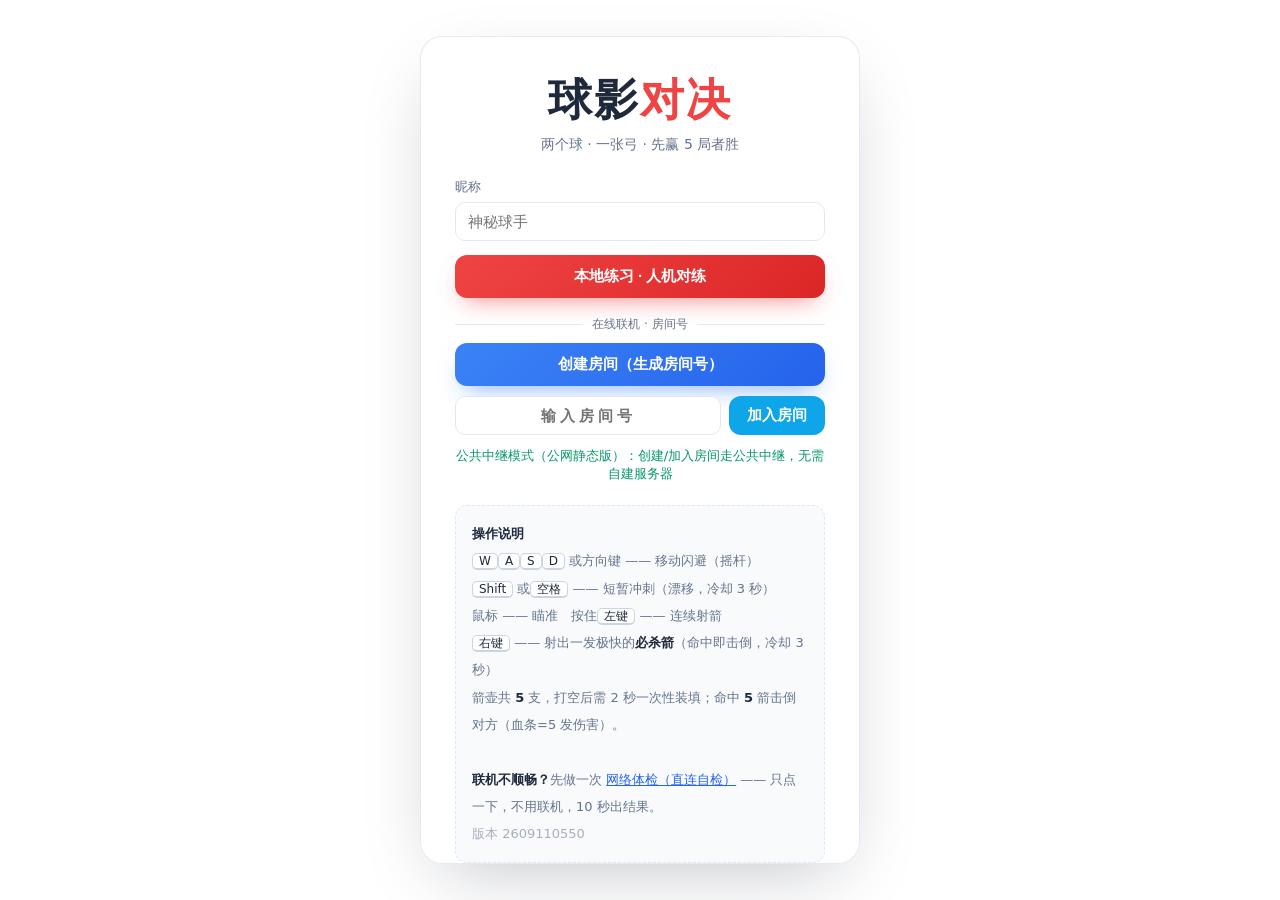
<file: index.html>
<!DOCTYPE html>
<html lang="zh-CN">
<head>
  <meta charset="UTF-8" />
  <meta name="viewport" content="width=device-width, initial-scale=1.0" />
  <title>球影对决 - 双人弓箭对决</title>
  <link rel="stylesheet" href="style.css?v=2609110550" />
  <link rel="icon" href="data:image/svg+xml,<svg xmlns='http://www.w3.org/2000/svg' viewBox='0 0 100 100'><circle cx='50' cy='50' r='42' fill='%23ef4444'/><circle cx='34' cy='38' r='7' fill='white'/><circle cx='36' cy='39' r='3.5' fill='%231e293b'/><circle cx='66' cy='38' r='7' fill='white'/><circle cx='64' cy='39' r='3.5' fill='%231e293b'/></svg>" />
</head>
<body>
  <canvas id="game"></canvas>

  <!-- ============ 游戏内 HUD ============ -->
  <div id="hud" class="hidden">
    <div class="score" id="scoreEl">
      <span class="red" id="scoreRed">0</span>
      <span class="colon">:</span>
      <span class="blue" id="scoreBlue">0</span>
      <span class="round" id="roundEl"></span>
    </div>

    <div class="pcard left" id="pcard0">
      <div class="pmeta"><span class="dot"></span><span class="pname" id="pname0"></span></div>
      <div class="hpbar"><div class="hpfill" id="hpfill0"></div></div>
      <div class="quiver" id="quiver0"></div>
      <div class="statusline"><span class="boosttag" id="boost0"></span><span class="snipetag" id="snipe0"></span></div>
    </div>
    <div class="pcard right" id="pcard1">
      <div class="pmeta"><span class="dot"></span><span class="pname" id="pname1"></span></div>
      <div class="hpbar"><div class="hpfill" id="hpfill1"></div></div>
      <div class="quiver" id="quiver1"></div>
      <div class="statusline"><span class="snipetag" id="snipe1"></span><span class="boosttag" id="boost1"></span></div>
    </div>

    <button id="btnQuit" class="topbtn quit" title="离开对局">退出</button>
    <button id="btnSnd" class="topbtn snd" title="开关音效">音效</button>
    <div class="aimTip">WASD 移动 · Shift 冲刺 · 鼠标瞄准 · 左键射箭 · 右键必杀</div>
    <!-- 网络状态：把"卡不卡"变成能看的数字（抖动越小越顺） -->
    <div class="netStat" id="netStat"></div>
  </div>

  <!-- ============ 中央提示 ============ -->
  <div id="centerWrap">
    <div id="countdown" class="big hidden"></div>
    <div id="banner" class="banner hidden"></div>
    <div id="toast" class="toast hidden"></div>
  </div>

  <!-- ============ 主菜单 ============ -->
  <div id="menu" class="screen">
    <div class="panel">
      <h1>球影<span class="hl">对决</span></h1>
      <p class="sub">两个球 · 一张弓 · 先赢 5 局者胜</p>

      <div class="field-row">
        <label class="field"><span>昵称</span><input id="nameIn" maxlength="10" placeholder="神秘球手" /></label>
      </div>

      <button id="btnPractice" class="primary">本地练习 · 人机对练</button>

      <div class="divider"><span>在线联机 · 房间号</span></div>

      <button id="btnCreate" class="accent">创建房间（生成房间号）</button>
      <div class="joinRow">
        <input id="roomIn" maxlength="5" placeholder="输入房间号" autocapitalize="characters" autocomplete="off" />
        <button id="btnJoin">加入房间</button>
      </div>

      <div id="netTip" class="netTip"></div>

      <div class="help">
        <b>操作说明</b><br />
        <kbd>W</kbd><kbd>A</kbd><kbd>S</kbd><kbd>D</kbd> 或方向键 —— 移动闪避（摇杆）<br />
        <kbd>Shift</kbd> 或<kbd>空格</kbd> —— 短暂冲刺（漂移，冷却 3 秒）<br />
        鼠标 —— 瞄准　按住<kbd>左键</kbd> —— 连续射箭<br />
        <kbd>右键</kbd> —— 射出一发极快的<b>必杀箭</b>（命中即击倒，冷却 3 秒）<br />
        箭壶共 <b>5</b> 支，打空后需 2 秒一次性装填；命中 <b>5</b> 箭击倒对方（血条=5 发伤害）。
        <br /><br /><b>联机不顺畅？</b>先做一次
        <a href="net-check.html" target="_blank" style="color:#2563eb;text-decoration:underline">网络体检（直连自检）</a>
        —— 只点一下，不用联机，10 秒出结果。
      </div>
    </div>
  </div>

  <!-- ============ 房间大厅（创建/加入后） ============ -->
  <div id="lobby" class="screen hidden">
    <div class="panel wide">
      <div class="roomHead">
        <div>
          <h2>房间号</h2>
          <div class="roomCode" id="roomCode">-----</div>
        </div>
        <button id="btnCopyLink" class="secondary">复制邀请链接</button>
      </div>
      <div id="roster" class="roster"></div>
      <div id="lobbyHint" class="lobbyHint">把房间号或链接发给朋友，两位到齐并准备后即可开战。</div>
      <button id="btnReady" class="primary btnlg">准备</button>
      <button id="btnLeaveLobby" class="ghost">返回菜单</button>
    </div>
  </div>

  <script src="engine.js?v=2609110550"></script>
  <script src="render.js?v=2609110550"></script>
  <!-- 公共中继联机：mqtt.js 已放到本站同源目录。
       之前用的是国外 CDN（cdnjs），国内经常卡住/连不上，
       而它是阻塞脚本，会连带让 net-mqtt.js / game.js 都加载不了 → 页面按钮全失效。 -->
  <script src="mqtt.min.js?v=2609110550"></script>
  <!-- 浏览器直连（WebRTC 点对点）：两人之间直接传数据，不经过任何服务器 -->
  <script src="net-p2p.js?v=2609110550"></script>
  <script src="net-mqtt.js?v=2609110550"></script>
  <script src="game.js?v=2609110550"></script>
</body>
</html>
</file>
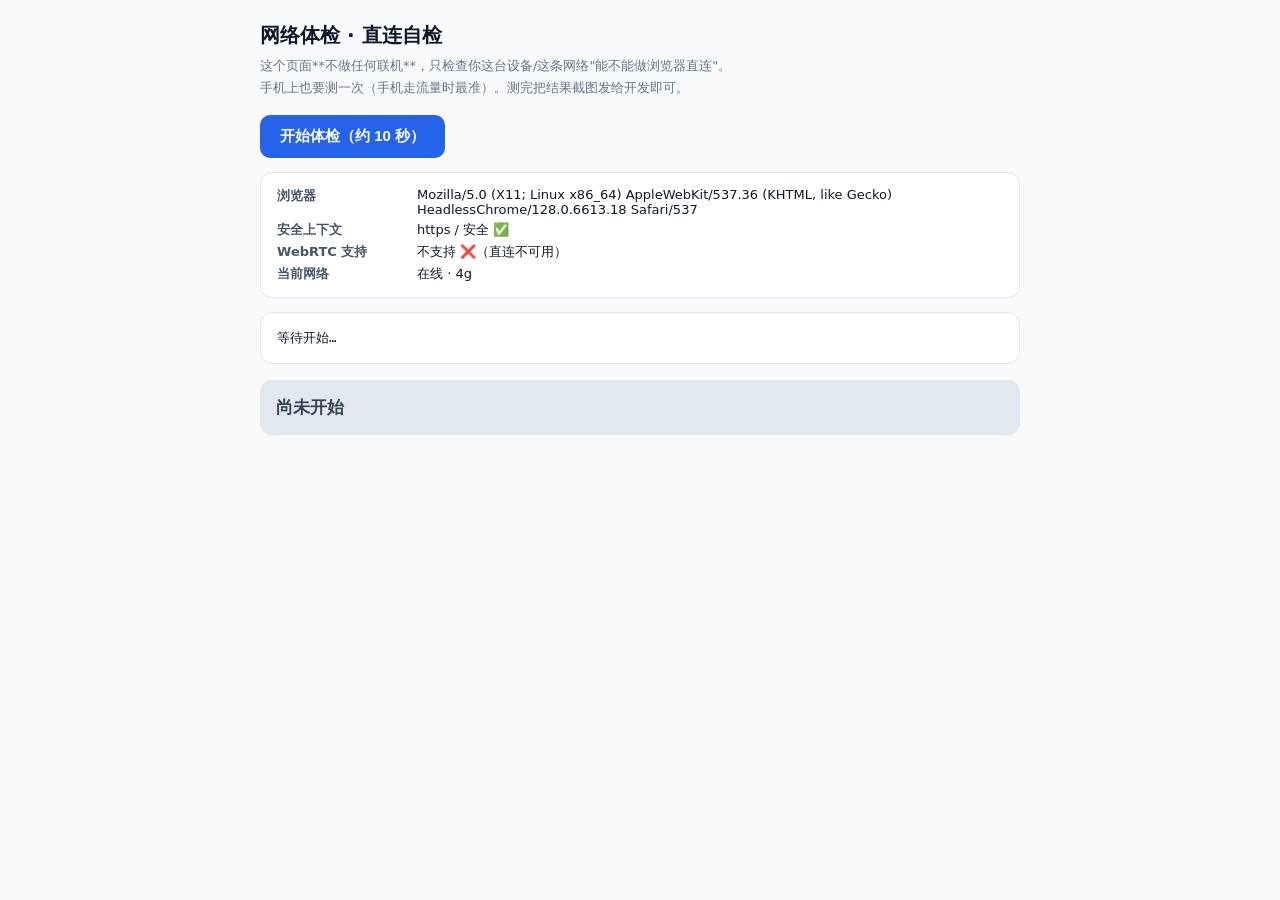
<file: net-check.html>
<!DOCTYPE html>
<html lang="zh-CN">
<head>
<meta charset="UTF-8" />
<meta name="viewport" content="width=device-width, initial-scale=1.0" />
<title>网络体检 · 球影对决</title>
<style>
  :root { --ink:#0f172a; --line:#e2e8f0; }
  * { box-sizing: border-box; }
  body { margin:0; padding:22px; font-family: system-ui, -apple-system, "Segoe UI", "Microsoft YaHei", sans-serif;
         color:var(--ink); background:#f8fafc; }
  .wrap { max-width: 760px; margin:0 auto; }
  h1 { font-size:20px; margin:0 0 6px; }
  .sub { color:#64748b; font-size:13px; margin-bottom:16px; line-height:1.7; }
  button { padding:12px 20px; border:0; border-radius:10px; background:#2563eb; color:#fff;
           font-size:15px; font-weight:700; cursor:pointer; }
  button:disabled { opacity:.5; cursor:default; }
  .card { background:#fff; border:1px solid var(--line); border-radius:12px; padding:14px 16px; margin-top:14px; }
  .verdict { font-size:17px; font-weight:800; padding:14px 16px; border-radius:12px; margin-top:16px; line-height:1.6; }
  .ok { background:#dcfce7; border:1px solid #86efac; color:#166534; }
  .mid { background:#fef9c3; border:1px solid #fde68a; color:#854d0e; }
  .bad { background:#fee2e2; border:1px solid #fecaca; color:#991b1b; }
  .wait { background:#e2e8f0; color:#334155; }
  pre { margin:0; font-size:12.5px; line-height:1.75; white-space:pre-wrap; word-break:break-all;
        font-family: "SF Mono", Consolas, monospace; }
  .kv { display:grid; grid-template-columns: 130px 1fr; gap:4px 10px; font-size:13px; }
  .kv b { font-weight:600; color:#475569; }
</style>
</head>
<body>
<div class="wrap">
  <h1>网络体检 · 直连自检</h1>
  <div class="sub">
    这个页面**不做任何联机**，只检查你这台设备/这条网络"能不能做浏览器直连"。<br />
    手机上也要测一次（手机走流量时最准）。测完把结果截图发给开发即可。
  </div>

  <button id="go">开始体检（约 10 秒）</button>

  <div class="card">
    <div class="kv" id="env"></div>
  </div>

  <div class="card">
    <pre id="log">等待开始…</pre>
  </div>

  <div class="verdict wait" id="verdict">尚未开始</div>
</div>

<script>
(function () {
  'use strict';
  // 与游戏里完全相同的地址服务器列表
  var STUN = [
    { urls: 'stun:stun.miwifi.com:3478' },
    { urls: 'stun:stun.chat.bilibili.com:3478' },
    { urls: 'stun:stun.hitv.com:3478' },
    { urls: 'stun:stun.l.google.com:19302' }
  ];
  var TURN = [
    { urls: 'turn:openrelay.metered.ca:80', username: 'openrelayproject', credential: 'openrelayproject' },
    { urls: 'turn:openrelay.metered.ca:443', username: 'openrelayproject', credential: 'openrelayproject' },
    { urls: 'turn:openrelay.metered.ca:443?transport=tcp', username: 'openrelayproject', credential: 'openrelayproject' }
  ];
  var ICE = STUN.concat(TURN);

  var $ = function (id) { return document.getElementById(id); };

  var env = $('env'), log = $('log'), vd = $('verdict'), btn = $('go');

  function setEnv() {
    var ua = navigator.userAgent;
    var line = [];
    line.push('<b>浏览器</b><span>' + ua.replace(/</g, '&lt;').slice(0, 110) + '</span>');
    line.push('<b>安全上下文</b><span>' + (isSecureContext ? 'https / 安全 ✅' : '非安全 ❌') + '</span>');
    line.push('<b>WebRTC 支持</b><span>' + (window.RTCPeerConnection ? '支持 ✅' : '不支持 ❌（直连不可用）') + '</span>');
    line.push('<b>当前网络</b><span>' + (navigator.onLine ? '在线' : '离线') +
      (navigator.connection && navigator.connection.effectiveType ? ' · ' + navigator.connection.effectiveType : '') + '</span>');
    env.innerHTML = line.join('');
  }

  function verdict(cls, text) {
    vd.className = 'verdict ' + cls;
    vd.innerHTML = text;
  }

  // 解析候选地址字符串里的类型（host=本机地址 / srflx=公网地址 / relay=中转地址）
  function candType(s) {
    var m = / typ ([a-z]+)/.exec(s);
    return m ? m[1] : '?';
  }
  function candProto(s) {
    if (/ udp /.test(s)) return 'udp';
    if (/ tcp /.test(s)) return 'tcp';
    return '?';
  }

  function run() {
    if (!window.RTCPeerConnection) { verdict('bad', '这台设备的浏览器不支持 WebRTC，直连不可用（只能走中转服务器）'); return; }
    btn.disabled = true;
    log.textContent = '正在收集网络地址…\n';
    verdict('wait', '体检进行中…（约 10 秒，请保持页面在前台）');

    var pc, cands = [], t0 = performance.now();
    try {
      pc = new RTCPeerConnection({ iceServers: ICE });
    } catch (e) {
      verdict('bad', '创建直连对象失败：' + e.message + '（很可能是浏览器屏蔽了 WebRTC）');
      return;
    }

    pc.onicecandidate = function (e) {
      if (!e || !e.candidate) return;
      var c = e.candidate;
      cands.push({ type: candType(c.candidate), proto: candProto(c.candidate), raw: c.candidate });
      render();
    };
    pc.onicegatheringstatechange = function () { renderStatus(); };
    pc.onconnectionstatechange = function () { };

    pc.createDataChannel('probe');
    pc.createOffer().then(function (o) { return pc.setLocalDescription(o); }).then(function () {
      // 最多等 12 秒，或收集完成就收工
      var timer = setTimeout(finish, 12000);
      pc.onicegatheringstatechange = function () {
        renderStatus();
        if (pc.iceGatheringState === 'complete') { clearTimeout(timer); finish(); }
      };
      // DataChannel 打开也不需要（这里只体检地址收集能力）
    }).catch(function (e) {
      verdict('bad', '发起失败：' + e.message);
    });
  }

  function renderStatus() {
    var host = cands.filter(function (c) { return c.type === 'host'; }).length;
    var srflx = cands.filter(function (c) { return c.type === 'srflx'; }).length;
    var relay = cands.filter(function (c) { return c.type === 'relay'; }).length;
    log.textContent = '已收集到 ' + cands.length + ' 个地址：本机 ' + host + ' · 公网(STUN) ' + srflx + ' · 中转(TURN) ' + relay +
      '\n收集状态：' + (pc ? pc.iceGatheringState : '-') + ' · 已用 ' + Math.round(performance.now() - t0) + 'ms\n\n' + render();
  }

  function render() {
    var host = cands.filter(function (c) { return c.type === 'host'; }).length;
    var srflx = cands.filter(function (c) { return c.type === 'srflx'; }).length;
    var relay = cands.filter(function (c) { return c.type === 'relay'; }).length;
    var lines = cands.map(function (c, i) {
      return (i + 1) + '. [' + c.type + '/' + c.proto + '] ' + c.raw;
    });
    return '已收集到 ' + cands.length + ' 个地址：本机 ' + host + ' · 公网(STUN) ' + srflx + ' · 中转(TURN) ' + relay +
      '\n收集状态：' + (pc ? pc.iceGatheringState : '-') + ' · 已用 ' + Math.round(performance.now() - t0) + 'ms\n\n' +
      (lines.length ? lines.join('\n') : '（还没有任何地址）');
  }

  function finish() {
    var host = cands.filter(function (c) { return c.type === 'host'; }).length;
    var srflx = cands.filter(function (c) { return c.type === 'srflx'; }).length;
    var relay = cands.filter(function (c) { return c.type === 'relay'; }).length;
    log.textContent = render();
    btn.disabled = false;

    if (cands.length === 0) {
      verdict('bad',
        '<b>结论：这条网络完全拿不到任何地址 → 直连不可能成功。</b><br />' +
        '说明浏览器/网络屏蔽了 WebRTC 的地址收集（常见于部分浏览器、公司网、校园网、运营商策略）。<br />' +
        '对策：必须使用"中转服务器"方案（由服务器转发数据）。');
    } else if (relay > 0) {
      verdict('mid',
        '<b>结论：直连可以工作，且"中转(TURN)兜底"也拿到了地址 ✅</b><br />' +
        '本机 ' + host + ' · 公网 ' + srflx + ' · 中转 ' + relay + '。<br />' +
        (srflx > 0
          ? '有公网地址 → 大多数情况下能<b>点对点直连</b>（最快）。'
          : '没拿到公网地址（STUN 被挡）→ 但能用<b>TURN 中转</b>连上（稍慢但稳定）。'));
    } else if (srflx > 0) {
      verdict('ok',
        '<b>结论：直连条件良好 ✅</b><br />' +
        '本机 ' + host + ' · 公网 ' + srflx + ' · 中转 0。<br />' +
        '如果游戏里还是显示"直连未成功"，问题在对面那台设备（把这份截图也发开发）。');
    } else if (host > 0) {
      verdict('mid',
        '<b>结论：只能拿到本机地址（公网地址没拿到）。</b><br />' +
        '说明 STUN 被挡（UDP 可能被限制）。<br />' +
        '同 WiFi 下还有机会直连；跨网络基本需要 TURN 或中转服务器。');
    } else {
      verdict('bad', '<b>结论：体检没有拿到可用地址 → 这台设备不适合直连。</b>');
    }

    // 附上关键环境信息，便于远程判断
    log.textContent += '\n\n--- 环境 ---\n' + navigator.userAgent +
      '\n安全上下文: ' + isSecureContext +
      '\n收集耗时: ' + Math.round(performance.now() - t0) + 'ms';
  }

  setEnv();
  btn.addEventListener('click', run);
})();
</script>
</body>
</html>
</file>
<file: style.css>
/* 球影对决 - 全局样式 */
* { margin: 0; padding: 0; box-sizing: border-box; }

:root {
  --red: #ef4444;
  --blue: #3b82f6;
  --ink: #1e293b;
  --muted: #64748b;
  --line: #e2e8f0;
  --card: rgba(255, 255, 255, 0.92);
}

html, body {
  width: 100%;
  height: 100%;
  overflow: hidden;
  background: #ffffff;
  font-family: "PingFang SC", "Microsoft YaHei", system-ui, -apple-system, sans-serif;
  color: var(--ink);
  user-select: none;
}

canvas#game {
  position: fixed;
  inset: 0;
  display: block;
  cursor: none; /* 游戏内用自绘准星 */
}

.hidden { display: none !important; }

/* ---------- 覆盖屏 ---------- */
.screen {
  position: fixed;
  inset: 0;
  display: flex;
  align-items: center;
  justify-content: center;
  background: rgba(255, 255, 255, 0.85);
  backdrop-filter: blur(8px);
  -webkit-backdrop-filter: blur(8px);
  z-index: 40;
}

.panel {
  width: min(440px, 92vw);
  max-height: 92vh;
  overflow: auto;
  background: var(--card);
  border: 1px solid rgba(226, 232, 240, 0.9);
  border-radius: 22px;
  box-shadow: 0 24px 70px -24px rgba(15, 23, 42, 0.28);
  padding: 34px 34px 26px;
  text-align: center;
}
.panel.wide { width: min(520px, 94vw); }

h1 { font-size: 44px; letter-spacing: 2px; margin-bottom: 2px; }
h1 .hl { color: var(--red); }
h2 { font-size: 15px; color: var(--muted); font-weight: 500; }
.sub { color: var(--muted); margin: 6px 0 24px; font-size: 14px; }

.field-row { text-align: left; margin-bottom: 14px; }
.field { display: flex; flex-direction: column; gap: 6px; font-size: 13px; color: var(--muted); }

input {
  font-size: 15px;
  padding: 10px 12px;
  border: 1.5px solid var(--line);
  border-radius: 10px;
  outline: none;
  background: #fff;
  color: var(--ink);
  transition: border-color .15s;
}
input:focus { border-color: #93c5fd; }

button {
  display: block;
  width: 100%;
  padding: 12px 14px;
  margin-top: 10px;
  font-size: 15px;
  font-weight: 600;
  border: none;
  border-radius: 12px;
  cursor: pointer;
  color: #fff;
  transition: transform .08s, filter .15s;
}
button:active { transform: translateY(1px) scale(.99); }
button:disabled { opacity: .5; cursor: not-allowed; }

.primary { background: linear-gradient(135deg, #ef4444, #dc2626); box-shadow: 0 10px 24px -10px rgba(239,68,68,.7); }
.primary:hover { filter: brightness(1.06); }
.accent { background: linear-gradient(135deg, #3b82f6, #2563eb); box-shadow: 0 10px 24px -10px rgba(59,130,246,.7); }
.accent:hover { filter: brightness(1.06); }
.secondary { background: linear-gradient(135deg, #10b981, #059669); }
.ghost { background: #fff; color: var(--ink); border: 1.5px solid var(--line); box-shadow: none; }
.ghost:hover { background: #f8fafc; }
button.btnlg { padding: 15px; font-size: 17px; }

.divider {
  display: flex; align-items: center; gap: 10px;
  margin: 18px 0 4px; color: var(--muted); font-size: 12px;
}
.divider::before, .divider::after { content: ""; flex: 1; height: 1px; background: var(--line); }

.joinRow { display: flex; gap: 8px; margin-top: 10px; }
.joinRow input { flex: 1; min-width: 0; text-transform: uppercase; text-align: center; letter-spacing: 4px; font-weight: 700; }
.joinRow button { width: auto; margin-top: 0; padding: 10px 18px; background: #0ea5e9; }

.netTip { margin-top: 12px; font-size: 13px; min-height: 18px; }
.netTip.err { color: var(--red); }
.netTip.ok { color: #059669; }

.help {
  margin-top: 22px;
  text-align: left;
  background: #f8fafc;
  border: 1px dashed var(--line);
  border-radius: 12px;
  padding: 14px 16px;
  font-size: 13px;
  line-height: 2.1;
  color: var(--muted);
}
.help b { color: var(--ink); }
kbd {
  background: #fff; border: 1px solid #cbd5e1; border-bottom-width: 2px;
  border-radius: 5px; padding: 0 6px; font-family: inherit; font-size: 12px;
  color: var(--ink);
}

/* ---------- 房间大厅 ---------- */
.roomHead { display: flex; align-items: center; justify-content: space-between; gap: 12px; margin-bottom: 20px; text-align: left; }
.roomHead h2 { margin-bottom: 6px; }
.roomCode {
  font-size: 40px; font-weight: 800; letter-spacing: 8px; color: var(--ink);
  font-family: "SF Mono", Consolas, monospace;
}
.roomHead .secondary { width: auto; margin-top: 0; padding: 10px 16px; font-size: 13px; }

.roster { display: flex; flex-direction: column; gap: 10px; margin: 6px 0 14px; }
.rrow {
  display: flex; align-items: center; gap: 12px;
  padding: 13px 16px; background: #f8fafc; border: 1.5px solid var(--line);
  border-radius: 14px; text-align: left;
}
.rrow .ballIcon { width: 30px; height: 30px; border-radius: 50%; flex: none; position: relative; }
.rrow .ballIcon::after {
  content: ""; position: absolute; left: 7px; top: 6px;
  width: 9px; height: 9px; border-radius: 50%; background: #fff; opacity: .8;
}
.rrow .rinfo { flex: 1; min-width: 0; }
.rrow .rname { font-weight: 700; font-size: 15px; }
.rrow .rsub { font-size: 12px; color: var(--muted); }
.rrow .rstate { font-size: 13px; font-weight: 600; white-space: nowrap; }
.rrow .rstate.ready { color: #fff; background: #10b981; padding: 4px 10px; border-radius: 999px; }
.rrow .rstate.not { color: var(--muted); }
.rrow .rstate.wait { color: #0ea5e9; }
.rrow .tag-you { color: var(--ink); background: #e2e8f0; padding: 4px 10px; border-radius: 999px; }

.lobbyHint { font-size: 13px; color: var(--muted); margin: 4px 0 8px; line-height: 1.7; }
.hostNote { margin-top: 8px; padding: 7px 10px; border-radius: 8px; background: #fef3c7; color: #92400e; font-weight: 600; }

/* ---------- HUD ---------- */
#hud { position: fixed; inset: 0; pointer-events: none; z-index: 20; }
#hud button { pointer-events: auto; }

.score {
  position: absolute; top: 18px; left: 50%; transform: translateX(-50%);
  display: flex; align-items: baseline; gap: 14px;
  background: rgba(255,255,255,.85); border: 1px solid var(--line);
  padding: 8px 22px; border-radius: 999px;
  font-weight: 800; font-size: 26px;
  box-shadow: 0 8px 24px -14px rgba(15,23,42,.25);
}
.score .red { color: var(--red); }
.score .blue { color: var(--blue); }
.score .round { font-size: 12px; color: var(--muted); font-weight: 500; margin-left: 4px; }
.score .colon { font-weight: 300; }

.pcard {
  position: absolute; bottom: 20px;
  width: 240px; padding: 10px 12px;
  background: rgba(255,255,255,.9);
  border: 1px solid var(--line);
  border-radius: 14px;
  box-shadow: 0 10px 26px -16px rgba(15,23,42,.3);
  text-align: left;
}
.pcard.left { left: 18px; }
.pcard.right { right: 18px; }
.pcard.left .dot { background: var(--red); }
.pcard.right .dot { background: var(--blue); }
.pmeta { display: flex; align-items: center; gap: 8px; margin-bottom: 6px; }
.dot { width: 11px; height: 11px; border-radius: 50%; display: inline-block; }
.pname { font-weight: 700; font-size: 14px; max-width: 150px; overflow: hidden; text-overflow: ellipsis; white-space: nowrap; }

.hpbar { height: 10px; background: #e2e8f0; border-radius: 999px; overflow: hidden; }
.hpfill { height: 100%; width: 100%; border-radius: 999px; transition: width .12s; }
.pcard.left .hpfill { background: linear-gradient(90deg,#f87171,#dc2626); }
.pcard.right .hpfill { background: linear-gradient(90deg,#60a5fa,#2563eb); }

.statusline { display: flex; gap: 5px; margin-top: 5px; align-items: center; justify-content: flex-start; }
.pcard.right .statusline { justify-content: flex-end; }

.boosttag { font-size: 11px; font-weight: 600; border-radius: 6px; padding: 1px 6px; display: inline-block; white-space: nowrap; }
.boosttag.ok { color: #0f766e; background: #ccfbf1; }
.boosttag.cd { color: var(--muted); background: #f1f5f9; }
.boosttag.on { color: #1d4ed8; background: #dbeafe; animation: boostBlink .18s ease-in-out infinite; }
@keyframes boostBlink { 0%,100% { opacity: 1; } 50% { opacity: .55; } }

.snipetag { font-size: 11px; font-weight: 600; border-radius: 6px; padding: 1px 6px; display: inline-block; white-space: nowrap; }
.snipetag.ok { color: #92400e; background: #fde68a; }
.snipetag.cd { color: var(--muted); background: #f1f5f9; }

.quiver { display: flex; gap: 5px; margin-top: 6px; align-items: center; }
.quiver .qtitle { font-size: 11px; color: var(--muted); margin-right: 2px; white-space: nowrap; }
.qpip { width: 16px; height: 8px; border-radius: 3px; background: #e2e8f0; transform: skewX(-18deg); }
.qpip.full { background: #b45309; }
.qpip.reload { background: #38bdf8; animation: reloadBlink .5s ease-in-out infinite; }
.qcount { font-size: 11px; font-weight: 700; color: #0ea5e9; margin-left: 4px; font-variant-numeric: tabular-nums; }
@keyframes reloadBlink { 0%,100% { opacity: .35; } 50% { opacity: 1; } }
.pcard.right .quiver { flex-direction: row-reverse; }
.pcard.right .qtitle { order: 10; }
.pcard.right .qcount { order: 20; }

.topbtn {
  position: absolute; top: 18px; width: auto; margin: 0;
  padding: 7px 14px; font-size: 13px; border-radius: 999px;
  background: rgba(255,255,255,.9); border: 1px solid var(--line); color: var(--ink);
  box-shadow: 0 6px 18px -12px rgba(15,23,42,.3);
}
.topbtn.quit { right: 18px; }
.topbtn.quit:hover { background: #fee2e2; border-color: #fca5a5; }
.topbtn.snd { right: 92px; }
.topbtn.off { color: var(--muted); background: #f1f5f9; }

.aimTip {
  position: absolute; bottom: 150px; left: 50%; transform: translateX(-50%);
  font-size: 12px; color: var(--muted);
  background: rgba(255,255,255,.7); padding: 4px 14px; border-radius: 999px;
  border: 1px solid var(--line);
}

/* 网络状态小条（左上角） */
.netStat {
  position: absolute; top: 18px; left: 18px; display: none;
  font-size: 12px; font-weight: 700; color: #475569;
  background: rgba(255,255,255,.92); border: 1px solid var(--line);
  padding: 7px 13px; border-radius: 12px;
  font-variant-numeric: tabular-nums; line-height: 1.6;
  white-space: pre-line; min-width: 210px;
  box-shadow: 0 6px 18px -12px rgba(15,23,42,.3);
}
.netStat.ok { color: #15803d; border-color: #86efac; background: rgba(240,253,244,.95); }
.netStat.mid { color: #b45309; border-color: #fcd34d; background: rgba(255,251,235,.95); }
.netStat.bad { color: #b91c1c; border-color: #fca5a5; background: rgba(254,242,242,.95); }

/* ---------- 中央提示 ---------- */
#centerWrap { position: fixed; inset: 0; pointer-events: none; z-index: 30; }

/* 倒计时数字（限定 id，避免与其他元素的 class 冲突） */
#countdown {
  position: absolute; top: 44%; left: 50%;
  transform: translate(-50%, -50%);
  font-size: 130px; font-weight: 900;
  color: rgba(30, 41, 59, 0.82);
  text-shadow: 0 12px 40px rgba(15,23,42,.12);
  animation: pop .35s ease-out;
}
#countdown.go { color: #059669; }

.banner {
  position: absolute; top: 46%; left: 50%;
  transform: translate(-50%, -50%);
  text-align: center;
  animation: pop .3s ease-out;
  width: max-content;
  max-width: 90vw;
}
.banner .b-title { font-size: 54px; font-weight: 900; color: var(--ink); line-height: 1.15; }
.banner .b-title.red { color: var(--red); }
.banner .b-title.blue { color: var(--blue); }
.banner .b-sub { margin-top: 10px; font-size: 22px; font-weight: 600; color: var(--muted); }
.banner .b-scores { margin-top: 8px; font-size: 18px; color: var(--muted); }

.toast {
  position: absolute; top: 120px; left: 50%;
  transform: translateX(-50%);
  font-size: 15px; font-weight: 600;
  background: rgba(15,23,42,.82); color: #fff;
  padding: 10px 20px; border-radius: 12px;
  animation: pop .25s ease-out;
}

@keyframes pop {
  from { opacity: 0; transform: translate(-50%, -40%) scale(.82); }
  to   { opacity: 1; transform: translate(-50%, -50%) scale(1); }
}
.banner { transform: translate(-50%, -50%); }
.toast { animation: toastIn .25s ease-out; }
@keyframes toastIn {
  from { opacity: 0; transform: translate(-50%, -10px); }
  to   { opacity: 1; transform: translate(-50%, 0); }
}

/* 响应式 */
@media (max-width: 720px) {
  .pcard { width: 170px; }
  .aimTip { display: none; }
  #countdown { font-size: 90px; }
  .banner .b-title { font-size: 36px; }
  .score { font-size: 20px; padding: 6px 14px; gap: 8px; }
  h1 { font-size: 34px; }
}
</file>
